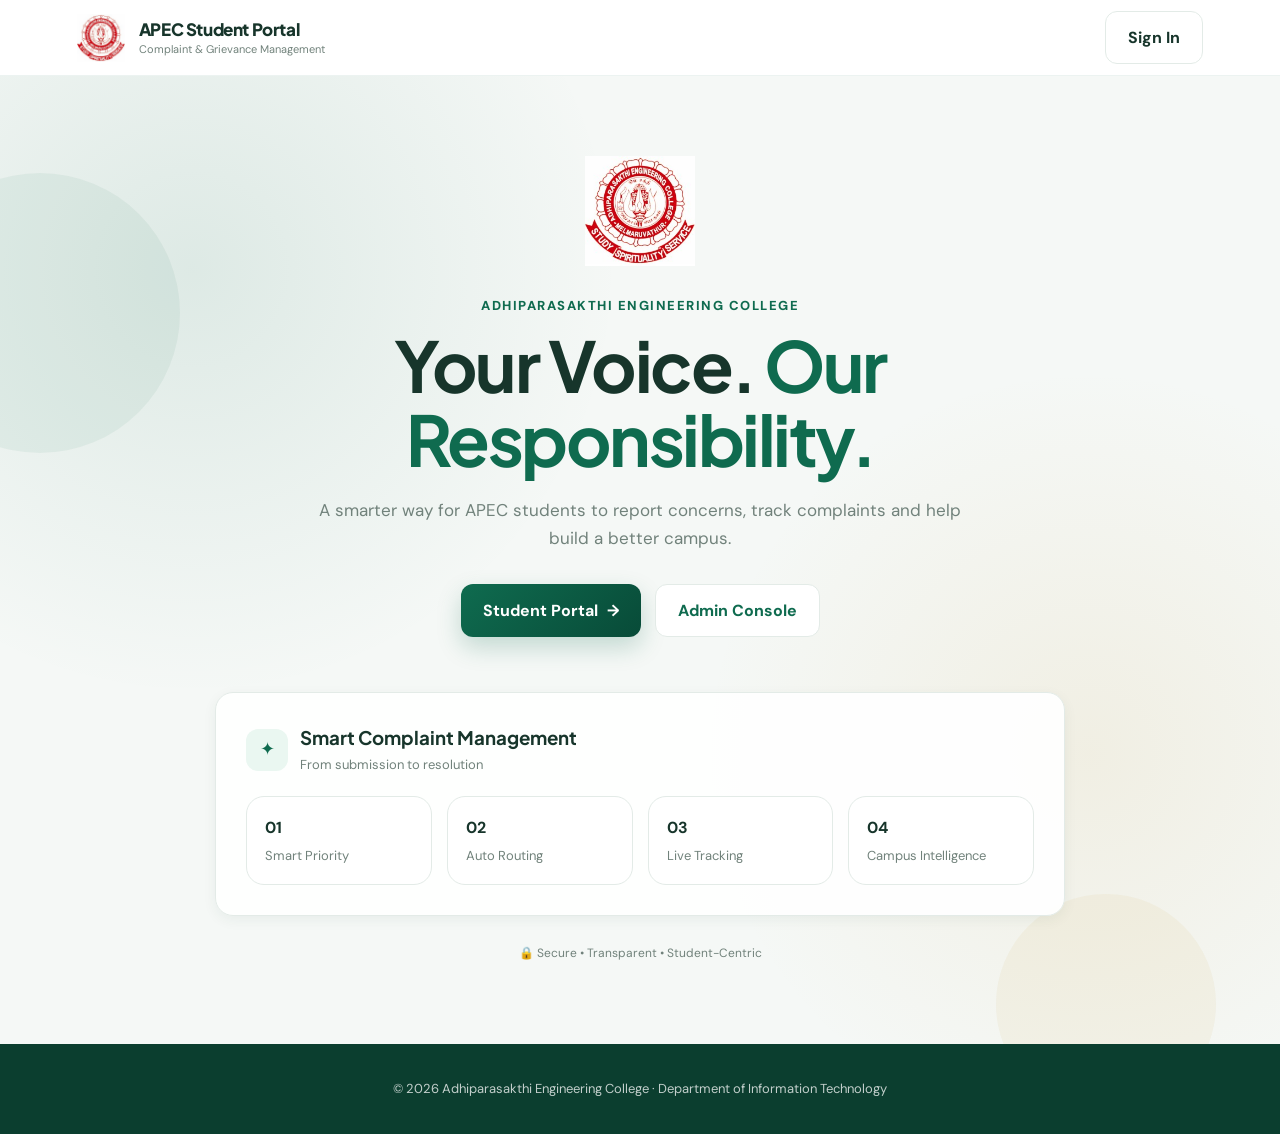
<file: index.html>
<!DOCTYPE html>
<html lang="en">
<head>
    <meta charset="UTF-8">

    <meta name="viewport"
          content="width=device-width, initial-scale=1.0">

    <title>APEC | Student Complaint Portal</title>

    <link rel="stylesheet"
          href="css/style.css">
</head>

<body>

<!-- ================= NAVBAR ================= -->

<nav class="navbar">

    <div class="navbar-left">

        <img
            src="assets/apec-logo.png"
            alt="Adhiparasakthi Engineering College Logo"
            class="nav-logo">

        <div>
            <div class="navbar-brand">
                APEC Student Portal
            </div>

            <div class="navbar-subtitle">
                Complaint & Grievance Management
            </div>
        </div>

    </div>

    <a href="login.html"
       class="btn btn-secondary">
        Sign In
    </a>

</nav>


<!-- ================= HERO ================= -->

<main class="hero">

    <div class="hero-content">

        <img
            src="assets/apec-logo.png"
            alt="Adhiparasakthi Engineering College"
            class="hero-logo">

        <p style="
            color:#0f6b4f;
            font-weight:800;
            font-size:13px;
            letter-spacing:1.5px;
            text-transform:uppercase;
            margin-bottom:12px;
        ">
            ADHIPARASAKTHI ENGINEERING COLLEGE
        </p>

        <h1>
            Your Voice.
            <span>Our Responsibility.</span>
        </h1>

        <p>
            A smarter way for APEC students to report concerns,
            track complaints and help build a better campus.
        </p>


        <!-- BUTTONS -->

        <div class="hero-buttons">

            <a href="login.html"
               class="btn btn-primary">
                Student Portal
                <span>→</span>
            </a>

            <a href="login.html"
               class="btn btn-secondary">
                Admin Console
            </a>

        </div>


        <!-- ================= FEATURE CARD ================= -->

        <div
            class="card"
            style="
                max-width:850px;
                margin:55px auto 0;
                padding:30px;
                text-align:left;
            "
        >

            <div style="
                display:flex;
                align-items:center;
                gap:12px;
                margin-bottom:20px;
            ">

                <div class="stat-icon">
                    ✦
                </div>

                <div>
                    <h3 style="
                        font-family:'Plus Jakarta Sans',sans-serif;
                        margin:0;
                    ">
                        Smart Complaint Management
                    </h3>

                    <p style="
                        margin:2px 0 0;
                        color:#71827b;
                        font-size:13px;
                    ">
                        From submission to resolution
                    </p>
                </div>

            </div>


            <!-- FEATURES -->

            <div style="
                display:grid;
                grid-template-columns:
                    repeat(4,1fr);
                gap:15px;
            ">

                <div
                    class="card"
                    style="
                        padding:18px;
                        box-shadow:none;
                    "
                >
                    <strong>01</strong>

                    <p style="
                        font-size:13px;
                        margin-top:5px;
                    ">
                        Smart Priority
                    </p>
                </div>


                <div
                    class="card"
                    style="
                        padding:18px;
                        box-shadow:none;
                    "
                >
                    <strong>02</strong>

                    <p style="
                        font-size:13px;
                        margin-top:5px;
                    ">
                        Auto Routing
                    </p>
                </div>


                <div
                    class="card"
                    style="
                        padding:18px;
                        box-shadow:none;
                    "
                >
                    <strong>03</strong>

                    <p style="
                        font-size:13px;
                        margin-top:5px;
                    ">
                        Live Tracking
                    </p>
                </div>


                <div
                    class="card"
                    style="
                        padding:18px;
                        box-shadow:none;
                    "
                >
                    <strong>04</strong>

                    <p style="
                        font-size:13px;
                        margin-top:5px;
                    ">
                        Campus Intelligence
                    </p>
                </div>

            </div>

        </div>


        <!-- ================= TRUST LINE ================= -->

        <div style="
            margin-top:28px;
            color:#71827b;
            font-size:12px;
        ">

            🔒 Secure • Transparent • Student-Centric

        </div>

    </div>

</main>


<!-- ================= FOOTER ================= -->

<footer>

    <p>
        © 2026 Adhiparasakthi Engineering College
        · Department of Information Technology
    </p>

</footer>


</body>
</html>
</file>
<file: css/style.css>
@import url('https://fonts.googleapis.com/css2?family=DM+Sans:wght@400;500;600;700&family=Plus+Jakarta+Sans:wght@500;600;700;800&display=swap');

:root {
    --primary: #0f6b4f;
    --primary-dark: #084b38;
    --primary-light: #eaf7f1;
    --accent: #c99b3b;

    --text: #17352b;
    --muted: #71827b;

    --white: #ffffff;
    --bg: #f5f8f6;
    --border: #e3ebe7;

    --shadow-sm: 0 4px 14px rgba(15, 60, 45, 0.06);
    --shadow-md: 0 12px 35px rgba(15, 60, 45, 0.10);
    --shadow-lg: 0 25px 60px rgba(15, 60, 45, 0.14);

    --radius: 18px;
    --transition: 0.3s cubic-bezier(.2,.8,.2,1);
}

* {
    margin: 0;
    padding: 0;
    box-sizing: border-box;
}

html {
    scroll-behavior: smooth;
}

body {
    font-family: "DM Sans", sans-serif;
    color: var(--text);
    background: var(--bg);
    line-height: 1.6;
    overflow-x: hidden;
}

/* =========================
   GLOBAL ANIMATION
========================= */

@keyframes fadeUp {
    from {
        opacity: 0;
        transform: translateY(24px);
    }

    to {
        opacity: 1;
        transform: translateY(0);
    }
}

@keyframes fadeIn {
    from {
        opacity: 0;
    }

    to {
        opacity: 1;
    }
}

@keyframes float {
    0%, 100% {
        transform: translateY(0);
    }

    50% {
        transform: translateY(-10px);
    }
}

@keyframes pulse {
    0%, 100% {
        transform: scale(1);
        opacity: 1;
    }

    50% {
        transform: scale(1.04);
        opacity: .8;
    }
}

@keyframes shimmer {
    0% {
        background-position: -500px 0;
    }

    100% {
        background-position: 500px 0;
    }
}

.fade-up {
    animation: fadeUp .7s ease forwards;
}

/* =========================
   NAVBAR
========================= */

.navbar {
    height: 76px;
    background: rgba(255, 255, 255, .92);
    backdrop-filter: blur(18px);
    -webkit-backdrop-filter: blur(18px);

    border-bottom: 1px solid rgba(15, 107, 79, .08);

    display: flex;
    align-items: center;
    justify-content: space-between;

    padding: 0 6%;

    position: sticky;
    top: 0;
    z-index: 1000;

    animation: fadeIn .6s ease;
}

.navbar-left {
    display: flex;
    align-items: center;
    gap: 14px;
}

.navbar img,
.nav-logo {
    width: 48px;
    height: 48px;
    object-fit: contain;
}

.navbar-brand {
    font-family: "Plus Jakarta Sans", sans-serif;
    font-weight: 800;
    font-size: 17px;
    letter-spacing: -.4px;
}

.navbar-subtitle {
    font-size: 11px;
    color: var(--muted);
    margin-top: -2px;
}

.navbar a {
    color: var(--text);
    text-decoration: none;
    transition: var(--transition);
}

.navbar a:hover {
    color: var(--primary);
}

/* =========================
   BUTTONS
========================= */

button,
.btn {
    border: none;
    cursor: pointer;
    font-family: inherit;
}

.btn {
    display: inline-flex;
    align-items: center;
    justify-content: center;
    gap: 9px;

    padding: 13px 22px;
    border-radius: 12px;

    font-weight: 700;
    text-decoration: none;

    transition: transform var(--transition),
                box-shadow var(--transition),
                background var(--transition);
}

.btn-primary {
    color: white;
    background: linear-gradient(
        135deg,
        var(--primary),
        var(--primary-dark)
    );

    box-shadow: 0 10px 24px rgba(15, 107, 79, .22);
}

.btn-primary:hover {
    transform: translateY(-3px);
    box-shadow: 0 16px 30px rgba(15, 107, 79, .28);
}

.btn-primary:active {
    transform: translateY(0) scale(.98);
}

.btn-secondary {
    background: white;
    color: var(--primary);
    border: 1px solid var(--border);
}

.btn-secondary:hover {
    transform: translateY(-3px);
    border-color: var(--primary);
    box-shadow: var(--shadow-sm);
}

/* =========================
   HERO
========================= */

.hero {
    min-height: calc(100vh - 76px);

    display: flex;
    align-items: center;
    justify-content: center;

    padding: 80px 7%;

    position: relative;
    overflow: hidden;

    background:
        radial-gradient(
            circle at 15% 20%,
            rgba(15,107,79,.10),
            transparent 32%
        ),
        radial-gradient(
            circle at 85% 70%,
            rgba(201,155,59,.10),
            transparent 30%
        );
}

.hero::before,
.hero::after {
    content: "";
    position: absolute;
    border-radius: 50%;
    pointer-events: none;
}

.hero::before {
    width: 280px;
    height: 280px;
    background: rgba(15,107,79,.06);
    top: 10%;
    left: -100px;
    animation: float 6s ease-in-out infinite;
}

.hero::after {
    width: 220px;
    height: 220px;
    background: rgba(201,155,59,.07);
    bottom: -70px;
    right: 5%;
    animation: float 7s ease-in-out infinite reverse;
}

.hero-content {
    max-width: 850px;
    text-align: center;
    position: relative;
    z-index: 2;

    animation: fadeUp .8s ease;
}

.hero-logo {
    width: 110px;
    height: 110px;
    object-fit: contain;
    margin-bottom: 22px;

    animation: float 5s ease-in-out infinite;
}

.hero h1 {
    font-family: "Plus Jakarta Sans", sans-serif;
    font-size: clamp(38px, 6vw, 70px);
    line-height: 1.05;
    letter-spacing: -2.5px;
    margin-bottom: 22px;
}

.hero h1 span {
    color: var(--primary);
}

.hero p {
    max-width: 650px;
    margin: auto;
    color: var(--muted);
    font-size: 17px;
}

.hero-buttons {
    display: flex;
    justify-content: center;
    gap: 14px;
    flex-wrap: wrap;
    margin-top: 32px;
}

/* =========================
   CARDS
========================= */

.card {
    background: rgba(255,255,255,.94);
    border: 1px solid var(--border);
    border-radius: var(--radius);
    box-shadow: var(--shadow-sm);

    transition:
        transform var(--transition),
        box-shadow var(--transition),
        border-color var(--transition);
}

.card:hover {
    transform: translateY(-5px);
    box-shadow: var(--shadow-md);
    border-color: rgba(15,107,79,.18);
}

/* =========================
   DASHBOARD
========================= */

.dashboard-container {
    width: min(1250px, 92%);
    margin: 0 auto;
    padding: 45px 0 70px;
}

.dashboard-header {
    margin-bottom: 28px;
    animation: fadeUp .6s ease;
}

.dashboard-header h1 {
    font-family: "Plus Jakarta Sans", sans-serif;
    font-size: 32px;
    letter-spacing: -.8px;
}

.dashboard-header p {
    color: var(--muted);
}

/* =========================
   STAT CARDS
========================= */

.stats-grid {
    display: grid;
    grid-template-columns: repeat(4, 1fr);
    gap: 18px;
    margin-bottom: 28px;
}

.stat-card {
    padding: 24px;
    position: relative;
    overflow: hidden;

    animation: fadeUp .7s ease both;
}

.stat-card:nth-child(2) {
    animation-delay: .08s;
}

.stat-card:nth-child(3) {
    animation-delay: .16s;
}

.stat-card:nth-child(4) {
    animation-delay: .24s;
}

.stat-card h3 {
    font-family: "Plus Jakarta Sans", sans-serif;
    font-size: 30px;
    margin: 8px 0;
}

.stat-card p {
    color: var(--muted);
    font-size: 13px;
}

.stat-icon {
    width: 42px;
    height: 42px;

    display: grid;
    place-items: center;

    border-radius: 12px;
    background: var(--primary-light);
    color: var(--primary);

    font-size: 18px;
}

/* =========================
   SECTION
========================= */

.section {
    margin-top: 28px;
}

.section-title {
    display: flex;
    justify-content: space-between;
    align-items: center;
    margin-bottom: 16px;
}

.section-title h2 {
    font-family: "Plus Jakarta Sans", sans-serif;
    font-size: 20px;
}

/* =========================
   COMPLAINT ROW
========================= */

.complaint-row {
    display: flex;
    justify-content: space-between;
    align-items: center;

    padding: 18px 20px;
    border-bottom: 1px solid var(--border);

    transition: var(--transition);
}

.complaint-row:last-child {
    border-bottom: none;
}

.complaint-row:hover {
    background: var(--primary-light);
    padding-left: 25px;
}

.complaint-row strong {
    display: block;
    font-weight: 700;
}

.complaint-row small {
    color: var(--muted);
}

/* =========================
   STATUS BADGES
========================= */

.status-badge,
.priority-badge {
    display: inline-flex;
    align-items: center;

    padding: 6px 11px;
    border-radius: 999px;

    font-size: 11px;
    font-weight: 800;
}

.status-badge {
    background: #eef5f2;
    color: var(--primary);
}

.priority-badge {
    background: #f6f3e9;
    color: #8b691f;
}

.priority-critical {
    background: #fff0f0;
    color: #c33;
    animation: pulse 2s infinite;
}

/* =========================
   FORM
========================= */

.form-container {
    width: min(1050px, 92%);
    margin: 45px auto 70px;
}

.form-card {
    padding: 32px;
    animation: fadeUp .7s ease;
}

.form-group {
    margin-bottom: 20px;
}

.form-group label {
    display: block;
    margin-bottom: 8px;
    font-size: 13px;
    font-weight: 700;
}

.form-group input,
.form-group textarea,
.form-group select {
    width: 100%;

    padding: 13px 15px;

    border: 1px solid var(--border);
    border-radius: 12px;

    background: white;
    color: var(--text);

    font-family: inherit;
    outline: none;

    transition:
        border-color var(--transition),
        box-shadow var(--transition),
        transform var(--transition);
}

.form-group textarea {
    min-height: 130px;
    resize: vertical;
}

.form-group input:focus,
.form-group textarea:focus,
.form-group select:focus {
    border-color: var(--primary);

    box-shadow:
        0 0 0 4px rgba(15,107,79,.08);

    transform: translateY(-1px);
}

/* =========================
   SMART ANALYSIS
========================= */

.smart-panel {
    padding: 24px;

    background:
        linear-gradient(
            145deg,
            #f0faf5,
            #ffffff
        );

    border: 1px solid #dceee5;
    border-radius: 18px;

    animation: fadeUp .8s ease;
}

.smart-panel h3 {
    font-family: "Plus Jakarta Sans", sans-serif;
    margin-bottom: 18px;
}

.smart-item {
    display: flex;
    justify-content: space-between;
    align-items: center;

    padding: 13px 0;
    border-bottom: 1px solid #e1eee8;
}

.smart-item:last-child {
    border-bottom: none;
}

.smart-item span {
    color: var(--muted);
    font-size: 13px;
}

/* =========================
   TIMELINE
========================= */

.timeline {
    position: relative;
    margin: 30px 0;
}

.timeline-item {
    display: flex;
    gap: 18px;
    position: relative;
    padding-bottom: 30px;

    animation: fadeUp .5s ease both;
}

.timeline-item::before {
    content: "";
    position: absolute;

    left: 9px;
    top: 20px;
    bottom: 0;

    width: 2px;
    background: var(--border);
}

.timeline-item:last-child::before {
    display: none;
}

.timeline-dot {
    width: 20px;
    height: 20px;

    border-radius: 50%;

    background: white;
    border: 3px solid #d8e3df;

    position: relative;
    z-index: 2;

    flex-shrink: 0;

    transition: var(--transition);
}

.timeline-item.completed .timeline-dot,
.timeline-item.active .timeline-dot {
    background: var(--primary);
    border-color: var(--primary);
    box-shadow: 0 0 0 6px rgba(15,107,79,.10);
}

.timeline-item.active .timeline-dot {
    animation: pulse 1.8s infinite;
}

/* =========================
   TABLE
========================= */

table {
    width: 100%;
    border-collapse: collapse;
}

th {
    text-align: left;
    padding: 14px 16px;

    color: var(--muted);
    font-size: 11px;
    text-transform: uppercase;
    letter-spacing: .6px;

    background: #f8faf9;
}

td {
    padding: 16px;
    border-top: 1px solid var(--border);
    font-size: 13px;
}

tr {
    transition: var(--transition);
}

tbody tr:hover {
    background: #f7fbf9;
}

/* =========================
   MANAGE BUTTON
========================= */

.manage-btn {
    padding: 8px 13px;
    border-radius: 9px;

    background: var(--primary-light);
    color: var(--primary);

    font-size: 12px;
    font-weight: 800;

    transition: var(--transition);
}

.manage-btn:hover {
    background: var(--primary);
    color: white;
    transform: translateY(-2px);
}

/* =========================
   TOAST
========================= */

.apec-toast {
    position: fixed;

    right: 24px;
    bottom: 24px;

    min-width: 280px;
    max-width: 380px;

    padding: 15px 17px;

    background: #17352b;
    color: white;

    border-radius: 14px;

    box-shadow: var(--shadow-lg);

    display: flex;
    align-items: center;
    justify-content: space-between;
    gap: 15px;

    z-index: 9999;

    animation:
        toastIn .45s cubic-bezier(.2,.8,.2,1);
}

@keyframes toastIn {
    from {
        opacity: 0;
        transform: translateX(40px);
    }

    to {
        opacity: 1;
        transform: translateX(0);
    }
}

.apec-toast button {
    background: transparent;
    color: white;
    font-size: 20px;
}

/* =========================
   FOOTER
========================= */

footer {
    padding: 35px 7%;
    background: #0b3e2f;
    color: white;
    text-align: center;
}

footer p {
    opacity: .75;
    font-size: 13px;
}

/* =========================
   RESPONSIVE
========================= */

@media (max-width: 900px) {

    .stats-grid {
        grid-template-columns: repeat(2, 1fr);
    }

    .hero {
        padding: 60px 5%;
    }

    .hero h1 {
        letter-spacing: -1.5px;
    }
}

@media (max-width: 600px) {

    .navbar {
        padding: 0 5%;
        height: 68px;
    }

    .navbar img,
    .nav-logo {
        width: 40px;
        height: 40px;
    }

    .navbar-brand {
        font-size: 14px;
    }

    .stats-grid {
        grid-template-columns: 1fr;
    }

    .hero {
        min-height: calc(100vh - 68px);
        padding: 50px 5%;
    }

    .hero-logo {
        width: 85px;
        height: 85px;
    }

    .hero h1 {
        font-size: 40px;
    }

    .hero p {
        font-size: 15px;
    }

    .form-card {
        padding: 22px;
    }

    table {
        min-width: 750px;
    }

    .table-wrapper {
        overflow-x: auto;
    }

    .complaint-row {
        align-items: flex-start;
        gap: 12px;
    }
}
</file>
